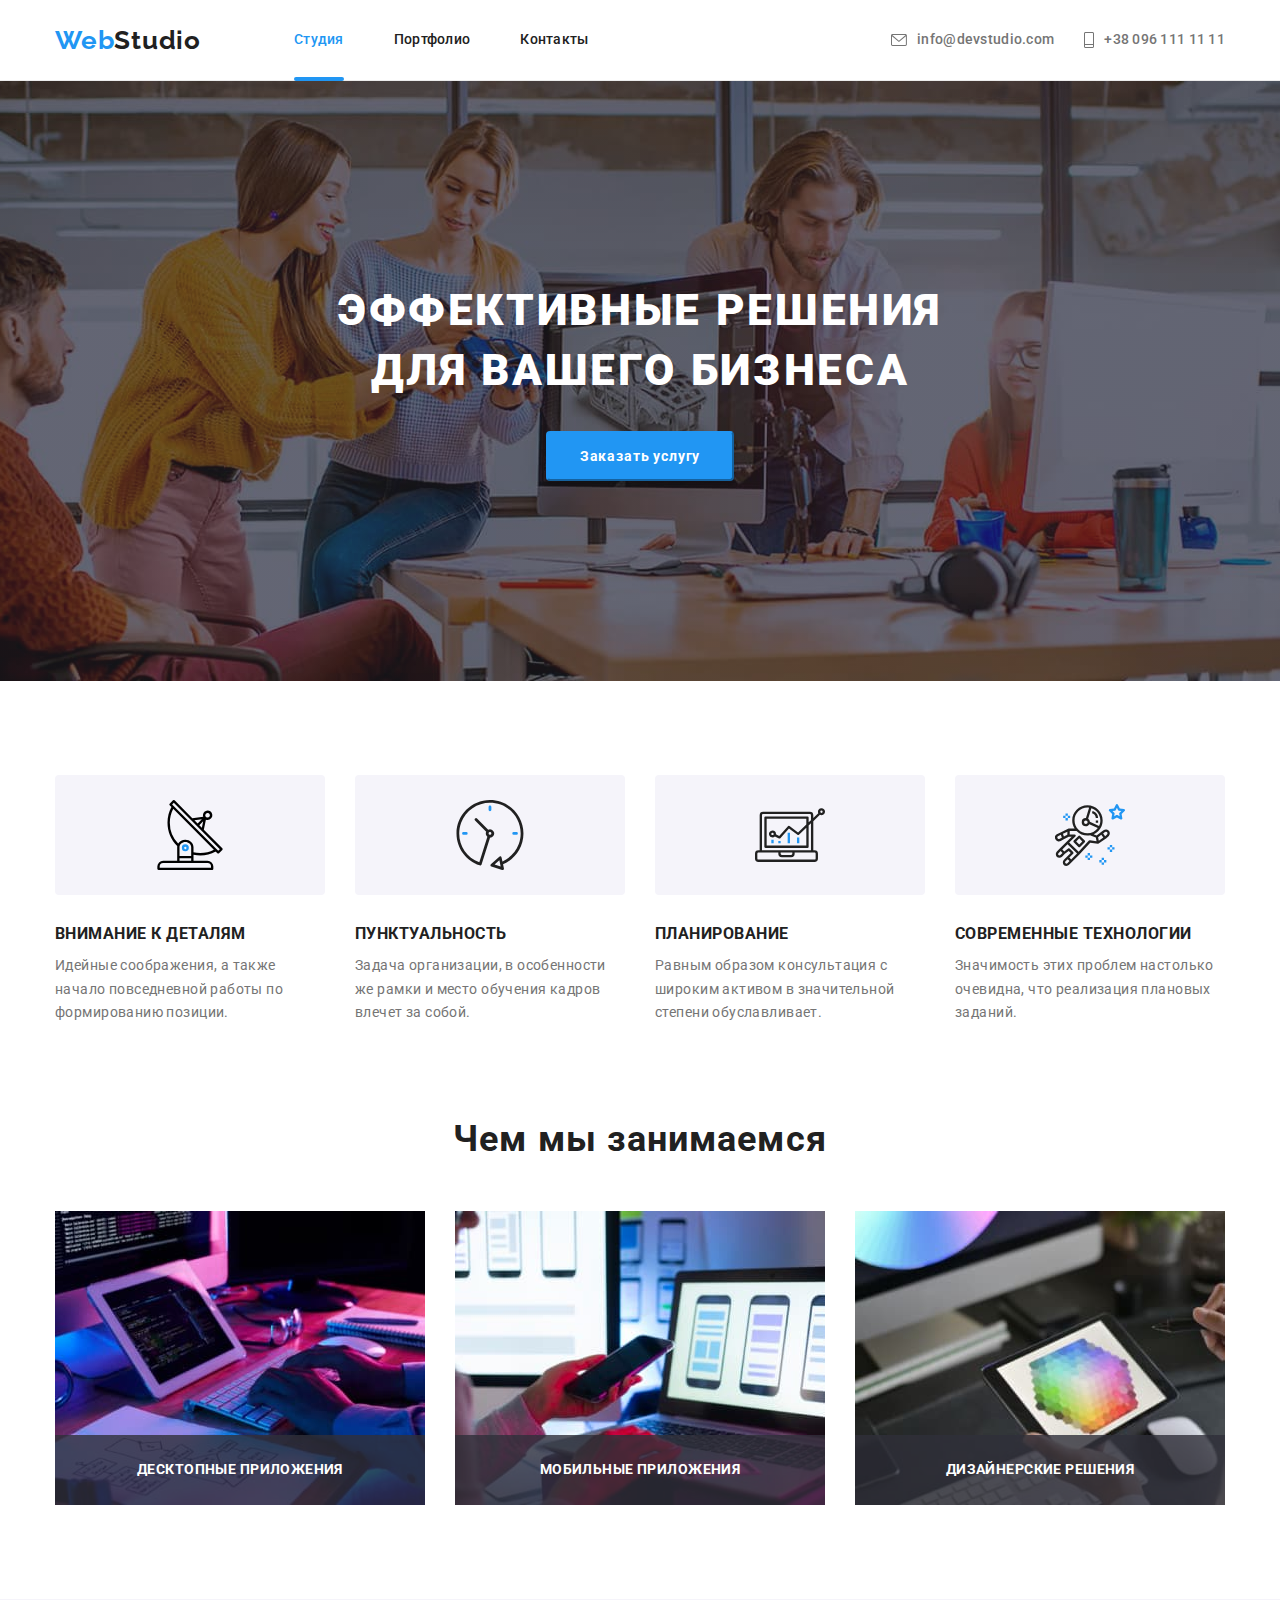
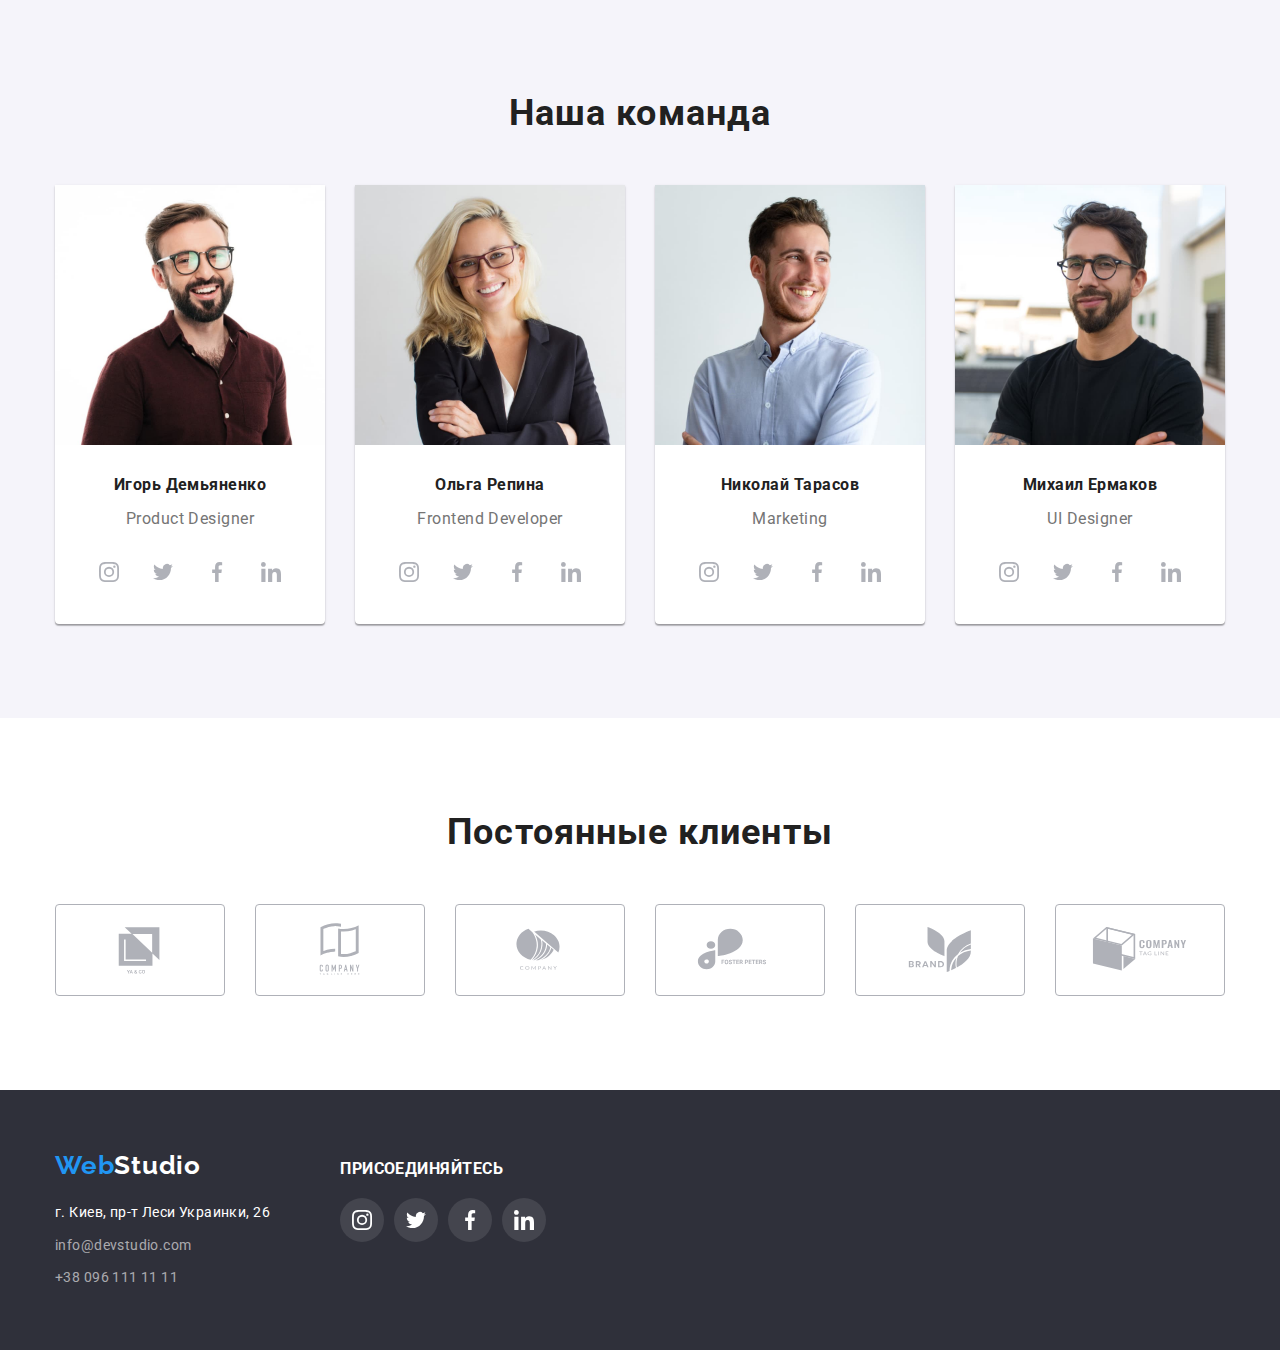
<file: index.html>
<!DOCTYPE html>
<html lang="ru">
  <head>
    <meta charset="UTF-8" />
    <meta http-equiv="X-UA-Compatible" content="IE=edge" />
    <meta name="viewport" content="width=device-width, initial-scale=1.0" />
    <title>Web Studio</title>
    <link rel="preconnect" href="https://fonts.googleapis.com" />
    <link rel="preconnect" href="https://fonts.gstatic.com" crossorigin />
    <link
      href="https://fonts.googleapis.com/css2?family=Raleway:wght@700&family=Roboto:wght@400;500;700;900&display=swap"
      rel="stylesheet"
    />
    <link
      rel="stylesheet"
      href="https://cdnjs.cloudflare.com/ajax/libs/modern-normalize/1.1.0/modern-normalize.css"
      integrity="sha512-Y0MM+V6ymRKN2zStTqzQ227DWhhp4Mzdo6gnlRnuaNCbc+YN/ZH0sBCLTM4M0oSy9c9VKiCvd4Jk44aCLrNS5Q=="
      crossorigin="anonymous"
      referrerpolicy="no-referrer"
    />
    <link rel="stylesheet" href="./css/styles.css" />
  </head>
  <body>
    <header class="header">
      <div class="container flex-container">
        <a href="/" class="logo second_half"
          ><span class="logo first_half">Web</span>Studio</a
        >
        <nav>
          <ul class="nav">
            <li class="nav-element">
              <a class="page_nav activev" href="./index.html">Студия</a>
            </li>
            <li class="nav-element">
              <a class="page_nav" href="./portfolio.html">Портфолио</a>
            </li>
            <li class="nav-element">
              <a class="page_nav" href="/">Контакты</a>
            </li>
          </ul>
        </nav>
        <ul class="adresses">
          <li class="adress-element">
            <a class="adress_link" href="mailto:info@devstudio.com">
              <svg class="adress-icon" width="16" height="12">
                <use href="./images/icons.svg#icon-envelope-icon"></use>
              </svg>
              info@devstudio.com</a
            >
            <!--змінити не можу, Prettier виправляє-->
          </li>
          <li class="adress-element">
            <a class="adress_link" href="tel:+380961111111"
              ><svg class="adress-icon" width="10" height="16">
                <use href="./images/icons.svg#icon-phone-icon"></use>
              </svg>
              +38 096 111 11 11</a
            >
          </li>
        </ul>
      </div>
    </header>
    <main>
      <section class="hero">
        <div class="container">
          <h1 class="page_header">
            Эффективные решения<br />для вашего бизнеса
          </h1>
          <button class="btn" type="button" data-modal-open>
            Заказать услугу
          </button>
        </div>
      </section>
      <section class="section">
        <div class="container">
          <h2 class="section_header visually-hidden">Наши преимущества</h2>
          <ul class="advantages">
            <li class="pros-item">
              <div class="pros-icons">
                <svg class="pros-icon">
                  <use href="./images/icons.svg#icon-antenna-icon"></use>
                </svg>
              </div>
              <h3 class="intro-paragraf">Внимание к деталям</h3>
              <p class="intro-text">
                Идейные соображения, а также начало повседневной работы по
                формированию позиции.
              </p>
            </li>
            <li class="pros-item">
              <div class="pros-icons">
                <svg class="pros-icon">
                  <use href="./images/icons.svg#icon-clock-icon"></use>
                </svg>
              </div>
              <h3 class="intro-paragraf">Пунктуальность</h3>
              <p class="intro-text">
                Задача организации, в особенности же рамки и место обучения
                кадров влечет за собой.
              </p>
            </li>
            <li class="pros-item">
              <div class="pros-icons">
                <svg class="pros-icon">
                  <use href="./images/icons.svg#icon-diagram-icon"></use>
                </svg>
              </div>
              <h3 class="intro-paragraf">Планирование</h3>
              <p class="intro-text">
                Равным образом консультация с широким активом в значительной
                степени обуславливает.
              </p>
            </li>
            <li class="pros-item">
              <div class="pros-icons">
                <svg class="pros-icon">
                  <use href="./images/icons.svg#icon-astronaut-icon"></use>
                </svg>
              </div>
              <h3 class="intro-paragraf">Современные технологии</h3>
              <p class="intro-text">
                Значимость этих проблем настолько очевидна, что реализация
                плановых заданий.
              </p>
            </li>
          </ul>
        </div>
      </section>
      <section class="section picures-section">
        <div class="container">
          <h2 class="section_header pictures-header">Чем мы занимаемся</h2>
          <ul class="pictures-list">
            <li class="picture-item">
              <img
                class="picture"
                src="images/tech_1.jpg"
                alt="кодинг"
                width="370"
              />
              <p class="picture-summary">Десктопные приложения</p>
            </li>
            <li class="picture-item">
              <img
                class="picture"
                src="images/tech_2.jpg"
                alt="розкладка контента"
                width="370"
              />
              <p class="picture-summary">Мобильные приложения</p>
            </li>
            <li class="picture-item">
              <img
                class="picture"
                src="images/tech_3.jpg"
                alt="выбор цвета"
                width="370"
              />
              <p class="picture-summary">Дизайнерские решения</p>
            </li>
          </ul>
        </div>
      </section>
      <section class="section light-bg-section">
        <div class="container">
          <h2 class="section_header light-bg-header">Наша команда</h2>
          <ul class="crew_list">
            <li class="crew_el">
              <img
                class="image"
                src="images/crew_1.jpg"
                alt="Дизайнер продукта"
                width="270"
              />
              <div class="crew-text">
                <h3 class="crew_head">Игорь Демьяненко</h3>
                <p class="text" lang="en">Product Designer</p>
                <ul class="follow-crew-links">
                  <li class="follow-crew-el">
                    <a class="follow-crew-link" href="/">
                      <svg class="instagram-icon">
                        <use
                          href="./images/icons.svg#icon-instagram-icon"
                        ></use>
                      </svg>
                    </a>
                  </li>
                  <li class="follow-crew-el">
                    <a class="follow-crew-link" href="/">
                      <svg class="twitter-icon">
                        <use href="./images/icons.svg#icon-twitter-icon"></use>
                      </svg>
                    </a>
                  </li>
                  <li class="follow-crew-el">
                    <a class="follow-crew-link" href="/">
                      <svg class="facebook-icon">
                        <use href="./images/icons.svg#icon-facebook-icon"></use>
                      </svg>
                    </a>
                  </li>
                  <li class="follow-crew-el">
                    <a class="follow-crew-link" href="/">
                      <svg class="linkedin-icon">
                        <use href="./images/icons.svg#icon-linkedin-icon"></use>
                      </svg>
                    </a>
                  </li>
                </ul>
              </div>
            </li>
            <li class="crew_el">
              <img
                class="image"
                src="images/crew_2.jpg"
                alt="Розработчик фронт-енд"
                width="270"
              />
              <div class="crew-text">
                <h3 class="crew_head">Ольга Репина</h3>
                <p class="text" lang="en">Frontend Developer</p>
                <ul class="follow-crew-links">
                  <li class="follow-crew-el">
                    <a class="follow-crew-link" href="/">
                      <svg class="instagram-icon">
                        <use
                          href="./images/icons.svg#icon-instagram-icon"
                        ></use>
                      </svg>
                    </a>
                  </li>
                  <li class="follow-crew-el">
                    <a class="follow-crew-link" href="/">
                      <svg class="twitter-icon">
                        <use href="./images/icons.svg#icon-twitter-icon"></use>
                      </svg>
                    </a>
                  </li>
                  <li class="follow-crew-el">
                    <a class="follow-crew-link" href="/">
                      <svg class="facebook-icon">
                        <use href="./images/icons.svg#icon-facebook-icon"></use>
                      </svg>
                    </a>
                  </li>
                  <li class="follow-crew-el">
                    <a class="follow-crew-link" href="/">
                      <svg class="linkedin-icon">
                        <use href="./images/icons.svg#icon-linkedin-icon"></use>
                      </svg>
                    </a>
                  </li>
                </ul>
              </div>
            </li>
            <li class="crew_el">
              <img
                class="image"
                src="images/crew_3.jpg"
                alt="Глава маркетинга"
                width="270"
              />
              <div class="crew-text">
                <h3 class="crew_head">Николай Тарасов</h3>
                <p class="text" lang="en">Marketing</p>
                <ul class="follow-crew-links">
                  <li class="follow-crew-el">
                    <a class="follow-crew-link" href="/">
                      <svg class="instagram-icon">
                        <use
                          href="./images/icons.svg#icon-instagram-icon"
                        ></use>
                      </svg>
                    </a>
                  </li>
                  <li class="follow-crew-el">
                    <a class="follow-crew-link" href="/">
                      <svg class="twitter-icon">
                        <use href="./images/icons.svg#icon-twitter-icon"></use>
                      </svg>
                    </a>
                  </li>
                  <li class="follow-crew-el">
                    <a class="follow-crew-link" href="/">
                      <svg class="facebook-icon">
                        <use href="./images/icons.svg#icon-facebook-icon"></use>
                      </svg>
                    </a>
                  </li>
                  <li class="follow-crew-el">
                    <a class="follow-crew-link" href="/">
                      <svg class="linkedin-icon">
                        <use href="./images/icons.svg#icon-linkedin-icon"></use>
                      </svg>
                    </a>
                  </li>
                </ul>
              </div>
            </li>
            <li class="crew_el">
              <img
                class="image"
                src="images/crew_4.jpg"
                alt="Дизайнер"
                width="270"
              />
              <div class="crew-text">
                <h3 class="crew_head">Михаил Ермаков</h3>
                <p class="text" lang="en">UI Designer</p>
                <ul class="follow-crew-links">
                  <li class="follow-crew-el">
                    <a class="follow-crew-link" href="/">
                      <svg class="instagram-icon">
                        <use
                          href="./images/icons.svg#icon-instagram-icon"
                        ></use>
                      </svg>
                    </a>
                  </li>
                  <li class="follow-crew-el">
                    <a class="follow-crew-link" href="/">
                      <svg class="twitter-icon">
                        <use href="./images/icons.svg#icon-twitter-icon"></use>
                      </svg>
                    </a>
                  </li>
                  <li class="follow-crew-el">
                    <a class="follow-crew-link" href="/">
                      <svg class="facebook-icon">
                        <use href="./images/icons.svg#icon-facebook-icon"></use>
                      </svg>
                    </a>
                  </li>
                  <li class="follow-crew-el">
                    <a class="follow-crew-link" href="/">
                      <svg class="linkedin-icon">
                        <use href="./images/icons.svg#icon-linkedin-icon"></use>
                      </svg>
                    </a>
                  </li>
                </ul>
              </div>
            </li>
          </ul>
        </div>
      </section>
      <section class="section">
        <div class="container">
          <h2 class="section_header clients-header">Постоянные клиенты</h2>
          <ul class="clients-list">
            <li class="clients-list-el">
              <a class="client-link" href="/">
                <svg class="logo-icon">
                  <use href="./images/icons.svg#icon-logo1-icon"></use>
                </svg>
              </a>
            </li>
            <li class="clients-list-el">
              <a class="client-link" href="/">
                <svg class="logo-icon">
                  <use href="./images/icons.svg#icon-logo2-icon"></use>
                </svg>
              </a>
            </li>
            <li class="clients-list-el">
              <a class="client-link" href="/">
                <svg class="logo-icon">
                  <use href="./images/icons.svg#icon-logo3-icon"></use>
                </svg>
              </a>
            </li>
            <li class="clients-list-el">
              <a class="client-link" href="/">
                <svg class="logo-icon">
                  <use href="./images/icons.svg#icon-logo4-icon"></use>
                </svg>
              </a>
            </li>
            <li class="clients-list-el">
              <a class="client-link" href="/">
                <svg class="logo-icon">
                  <use href="./images/icons.svg#icon-logo5-icon"></use>
                </svg>
              </a>
            </li>
            <li class="clients-list-el">
              <a class="client-link" href="/">
                <svg class="logo-icon">
                  <use href="./images/icons.svg#icon-logo6-icon"></use>
                </svg>
              </a>
            </li>
          </ul>
        </div>
      </section>
    </main>
    <footer class="footer">
      <div class="container footer-container">
        <div class="adresses-section">
          <a href="/" class="logo second_half_footer"
            ><span class="logo first_half">Web</span>Studio</a
          >
          <address>
            <ul class="footer-list">
              <li class="footer-el">
                <a
                  class="adress_link adress_location"
                  href="https://goo.gl/maps/9vUaXhKTsJwgG6u79"
                  target="_blank"
                  >г. Киев, пр-т Леси Украинки, 26</a
                >
              </li>
              <li class="footer-el">
                <a class="adress_link_footer" href="mailto:info@devstudio.com"
                  >info@devstudio.com</a
                >
              </li>
              <li class="footer-el">
                <a class="adress_link_footer" href="tel:+380961111111"
                  >+38 096 111 11 11</a
                >
              </li>
            </ul>
          </address>
        </div>
        <div class="follow-us">
          <h3 class="intro-paragraf follow-us-paragraf">присоединяйтесь</h3>
          <ul class="follow-us-links">
            <li class="follow-us-el">
              <a class="follow-us-link" href="/">
                <svg class="instagram-icon">
                  <use href="./images/icons.svg#icon-instagram-icon"></use>
                </svg>
              </a>
            </li>
            <li class="follow-us-el">
              <a class="follow-us-link" href="/">
                <svg class="twitter-icon">
                  <use href="./images/icons.svg#icon-twitter-icon"></use>
                </svg>
              </a>
            </li>
            <li class="follow-us-el">
              <a class="follow-us-link" href="/">
                <svg class="facebook-icon">
                  <use href="./images/icons.svg#icon-facebook-icon"></use>
                </svg>
              </a>
            </li>
            <li class="follow-us-el">
              <a class="follow-us-link" href="/">
                <svg class="linkedin-icon">
                  <use href="./images/icons.svg#icon-linkedin-icon"></use>
                </svg>
              </a>
            </li>
          </ul>
        </div>
      </div>
    </footer>

    <div class="backdrop is-hidden" data-modal>
      <div class="modal">
        <p class="text"></p>
        <button class="close-modal" type="button" data-modal-close>
          <svg class="criss-cross" width="18" height="18">
            <use href="./images/icons.svg#icon-criss-cross-icon"></use>
          </svg>
        </button>
      </div>
    </div>

    <script src="./js/modal.js"></script>
  </body>
</html>
</file>
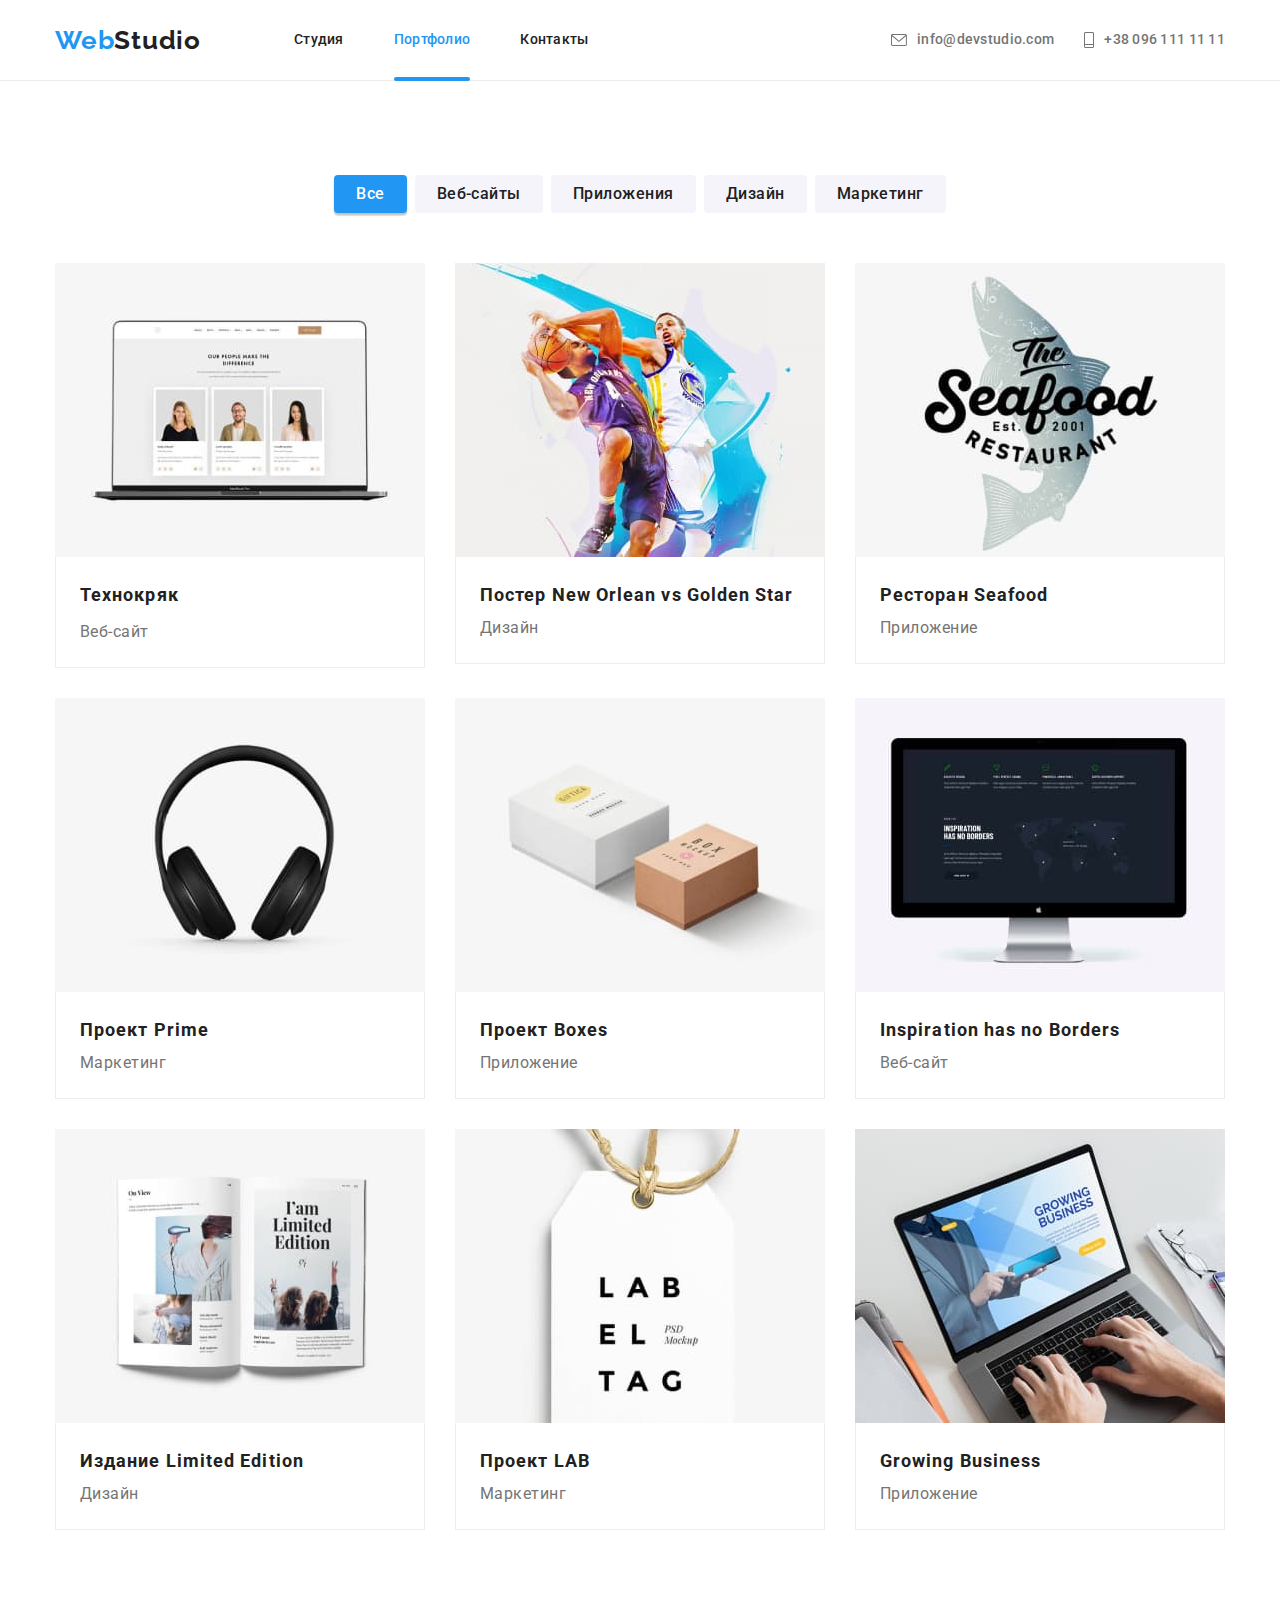
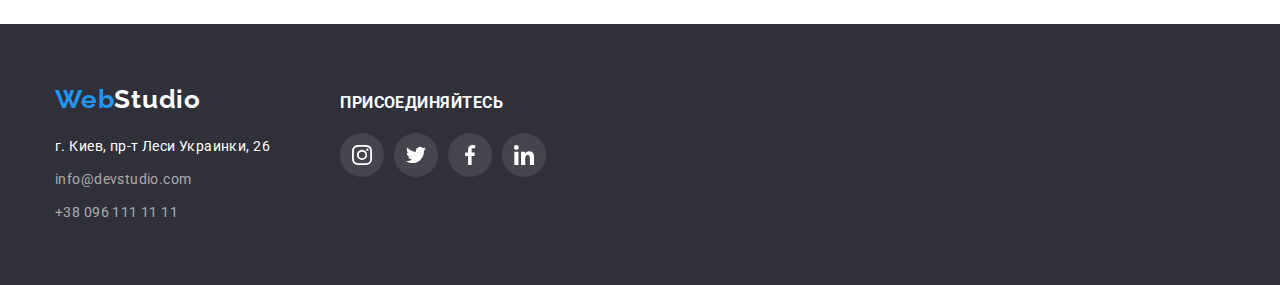
<file: portfolio.html>
<!DOCTYPE html>
<html lang="ru">
  <head>
    <meta charset="UTF-8" />
    <meta http-equiv="X-UA-Compatible" content="IE=edge" />
    <meta name="viewport" content="width=device-width, initial-scale=1.0" />
    <title>Web Studio</title>
    <link rel="preconnect" href="https://fonts.googleapis.com" />
    <link rel="preconnect" href="https://fonts.gstatic.com" crossorigin />
    <link
      href="https://fonts.googleapis.com/css2?family=Raleway:wght@700&family=Roboto:wght@400;500;700;900&display=swap"
      rel="stylesheet"
    />
    <link
      rel="stylesheet"
      href="https://cdnjs.cloudflare.com/ajax/libs/modern-normalize/1.1.0/modern-normalize.css"
      integrity="sha512-Y0MM+V6ymRKN2zStTqzQ227DWhhp4Mzdo6gnlRnuaNCbc+YN/ZH0sBCLTM4M0oSy9c9VKiCvd4Jk44aCLrNS5Q=="
      crossorigin="anonymous"
      referrerpolicy="no-referrer"
    />
    <link rel="stylesheet" href="./css/styles.css" />
  </head>
  <body>
    <header class="header">
      <div class="container flex-container">
        <a href="/" class="logo second_half"
          ><span class="logo first_half">Web</span>Studio</a
        >
        <nav>
          <ul class="nav">
            <li class="nav-element">
              <a class="page_nav" href="./index.html">Студия</a>
            </li>
            <li class="nav-element">
              <a class="page_nav activev" href="./portfolio.html">Портфолио</a>
            </li>
            <li class="nav-element">
              <a class="page_nav" href="/">Контакты</a>
            </li>
          </ul>
        </nav>
        <ul class="adresses">
          <li class="adress-element">
            <a class="adress_link" href="mailto:info@devstudio.com">
              <svg class="adress-icon" width="16" height="12">
                <use href="./images/icons.svg#icon-envelope-icon"></use>
              </svg>
              info@devstudio.com</a
            >
            <!--змінити не можу, Prettier виправляє-->
          </li>
          <li class="adress-element">
            <a class="adress_link" href="tel:+380961111111"
              ><svg class="adress-icon" width="10" height="16">
                <use href="./images/icons.svg#icon-phone-icon"></use>
              </svg>
              +38 096 111 11 11</a
            >
          </li>
        </ul>
      </div>
    </header>
    <main>
      <section class="section">
        <div class="container">
          <h1 class="section_header visually-hidden">Портфолио</h1>
          <ul class="portf-filter">
            <li class="filter-el">
              <button class="filter_btn defoult-btn" type="button">Все</button>
            </li>
            <li class="filter-el">
              <button class="filter_btn" type="button">Веб-сайты</button>
            </li>
            <li class="filter-el">
              <button class="filter_btn" type="button">Приложения</button>
            </li>
            <li class="filter-el">
              <button class="filter_btn" type="button">Дизайн</button>
            </li>
            <li class="filter-el">
              <button class="filter_btn" type="button">Маркетинг</button>
            </li>
          </ul>
          <ul class="examples">
            <li class="example-el">
              <a href="/" target="_blank" class="blank_link">
                <div class="example-description">
                  <img
                    class="image"
                    src="images/proj-1.jpg"
                    alt="Открыть веб-сайт на ноутбуке"
                    width="370"
                  />
                  <p class="example-description-text">
                    Ресурс предлагает комплексные предложения с разным уровнем
                    функционала и сервисов. Все это позволит посетителю получить
                    исчерпывающие сведения о компании или частном лице.
                  </p>
                </div>
                <div class="example-text">
                  <h2 class="paragraf_head example-head">Технокряк</h2>
                  <p class="text">Веб-сайт</p>
                </div></a
              >
            </li>
            <li class="example-el">
              <a href="/" target="_blank" class="blank_link">
                <div class="example-description">
                  <img
                    class="image"
                    src="images/proj-2.jpg"
                    alt="Баскетболисты борются за мяч"
                    width="370"
                  />
                  <p class="example-description-text">
                    Ресурс предлагает комплексные предложения с разным уровнем
                    функционала и сервисов. Все это позволит посетителю получить
                    исчерпывающие сведения о компании или частном лице.
                  </p>
                </div>
                <div class="example-text">
                  <h2 class="paragraf_head">
                    Постер <span lang="en">New Orlean vs Golden Star</span>
                  </h2>
                  <p class="text">Дизайн</p>
                </div></a
              >
            </li>
            <li class="example-el">
              <a href="/" target="_blank" class="blank_link">
                <div class="example-description">
                  <img
                    class="image"
                    src="images/proj-3.jpg"
                    alt="Стильный логотип"
                    width="370"
                  />
                  <p class="example-description-text">
                    Ресурс предлагает комплексные предложения с разным уровнем
                    функционала и сервисов. Все это позволит посетителю получить
                    исчерпывающие сведения о компании или частном лице.
                  </p>
                </div>
                <div class="example-text">
                  <h2 class="paragraf_head">
                    Ресторан <span lang="en">Seafood</span>
                  </h2>
                  <p class="text">Приложение</p>
                </div></a
              >
            </li>
            <li class="example-el">
              <a href="/" target="_blank" class="blank_link">
                <div class="example-description">
                  <img
                    class="image"
                    src="images/proj-4.jpg"
                    alt="Наушники"
                    width="370"
                  />
                  <p class="example-description-text">
                    Ресурс предлагает комплексные предложения с разным уровнем
                    функционала и сервисов. Все это позволит посетителю получить
                    исчерпывающие сведения о компании или частном лице.
                  </p>
                </div>
                <div class="example-text">
                  <h2 class="paragraf_head">
                    Проект <span lang="en">Prime</span>
                  </h2>
                  <p class="text">Маркетинг</p>
                </div></a
              >
            </li>
            <li class="example-el">
              <a href="/" target="_blank" class="blank_link">
                <div class="example-description">
                  <img
                    class="image"
                    src="images/proj-5.jpg"
                    alt="Аккуратные коробки"
                    width="370"
                  />
                  <p class="example-description-text">
                    Ресурс предлагает комплексные предложения с разным уровнем
                    функционала и сервисов. Все это позволит посетителю получить
                    исчерпывающие сведения о компании или частном лице.
                  </p>
                </div>
                <div class="example-text">
                  <h2 class="paragraf_head">
                    Проект <span lang="en">Boxes</span>
                  </h2>
                  <p class="text">Приложение</p>
                </div></a
              >
            </li>
            <li class="example-el">
              <a href="/" target="_blank" class="blank_link">
                <div class="example-description">
                  <img
                    class="image"
                    src="images/proj-6.jpg"
                    alt="Открытый сайт на экране компьютера"
                    width="370"
                  />
                  <p class="example-description-text">
                    Ресурс предлагает комплексные предложения с разным уровнем
                    функционала и сервисов. Все это позволит посетителю получить
                    исчерпывающие сведения о компании или частном лице.
                  </p>
                </div>
                <div class="example-text">
                  <h2 class="paragraf_head" lang="en">
                    Inspiration has no Borders
                  </h2>
                  <p class="text">Веб-сайт</p>
                </div></a
              >
            </li>
            <li class="example-el">
              <a href="/" target="_blank" class="blank_link">
                <div class="example-description">
                  <img
                    class="image"
                    src="images/proj-7.jpg"
                    alt="Открытый журнал"
                    width="370"
                  />
                  <p class="example-description-text">
                    Ресурс предлагает комплексные предложения с разным уровнем
                    функционала и сервисов. Все это позволит посетителю получить
                    исчерпывающие сведения о компании или частном лице.
                  </p>
                </div>
                <div class="example-text">
                  <h2 class="paragraf_head">
                    Издание <span lang="en">Limited Edition</span>
                  </h2>
                  <p class="text">Дизайн</p>
                </div></a
              >
            </li>
            <li class="example-el">
              <a href="/" target="_blank" class="blank_link">
                <div class="example-description">
                  <img
                    class="image"
                    src="images/proj-8.jpg"
                    alt="Стильный логотип"
                    width="370"
                  />
                  <p class="example-description-text">
                    Ресурс предлагает комплексные предложения с разным уровнем
                    функционала и сервисов. Все это позволит посетителю получить
                    исчерпывающие сведения о компании или частном лице.
                  </p>
                </div>
                <div class="example-text">
                  <h2 class="paragraf_head">
                    Проект <span lang="en">LAB</span>
                  </h2>
                  <p class="text">Маркетинг</p>
                </div></a
              >
            </li>
            <li class="example-el">
              <a href="/" target="_blank" class="blank_link">
                <div class="example-description">
                  <img
                    class="image"
                    src="images/proj-9.jpg"
                    alt="Работа за ноутом"
                    width="370"
                  />
                  <p class="example-description-text">
                    Ресурс предлагает комплексные предложения с разным уровнем
                    функционала и сервисов. Все это позволит посетителю получить
                    исчерпывающие сведения о компании или частном лице.
                  </p>
                </div>
                <div class="example-text">
                  <h2 class="paragraf_head" lang="en">Growing Business</h2>
                  <p class="text">Приложение</p>
                </div></a
              >
            </li>
          </ul>
        </div>
      </section>
    </main>
    <footer class="footer">
      <div class="container footer-container">
        <div class="adresses-section">
          <a href="/" class="logo second_half_footer"
            ><span class="logo first_half">Web</span>Studio</a
          >
          <address>
            <ul class="footer-list">
              <li class="footer-el">
                <a
                  class="adress_link adress_location"
                  href="https://goo.gl/maps/9vUaXhKTsJwgG6u79"
                  target="_blank"
                  >г. Киев, пр-т Леси Украинки, 26</a
                >
              </li>
              <li class="footer-el">
                <a class="adress_link_footer" href="mailto:info@devstudio.com"
                  >info@devstudio.com</a
                >
              </li>
              <li class="footer-el">
                <a class="adress_link_footer" href="tel:+380961111111"
                  >+38 096 111 11 11</a
                >
              </li>
            </ul>
          </address>
        </div>
        <div class="follow-us">
          <h3 class="intro-paragraf follow-us-paragraf">присоединяйтесь</h3>
          <ul class="follow-us-links">
            <li class="follow-us-el">
              <a class="follow-us-link" href="/">
                <svg class="instagram-icon">
                  <use href="./images/icons.svg#icon-instagram-icon"></use>
                </svg>
              </a>
            </li>
            <li class="follow-us-el">
              <a class="follow-us-link" href="/">
                <svg class="twitter-icon">
                  <use href="./images/icons.svg#icon-twitter-icon"></use>
                </svg>
              </a>
            </li>
            <li class="follow-us-el">
              <a class="follow-us-link" href="/">
                <svg class="facebook-icon">
                  <use href="./images/icons.svg#icon-facebook-icon"></use>
                </svg>
              </a>
            </li>
            <li class="follow-us-el">
              <a class="follow-us-link" href="/">
                <svg class="linkedin-icon">
                  <use href="./images/icons.svg#icon-linkedin-icon"></use>
                </svg>
              </a>
            </li>
          </ul>
        </div>
      </div>
    </footer>
  </body>
</html>
</file>
<file: css/styles.css>
:root {
  --headers-color: #212121;
  --accent-color: #2196f3;
  --main-text-color: #757575;
  --bg-color: #ffffff;
  --dark-bg-color: #2f303a;
  --light-bg-color: #f5f4fa;
  --animation-patern: cubic-bezier(0.4, 0, 0.2, 1);
}

p,
h1,
h2,
h3,
h4,
h5 {
  margin: 0;
}

body {
  margin: 0;
  font-family: "Roboto", sans-serif;
  background-color: var(--bg-color);
  font-size: 14px;
  color: var(--main-text-color);
}

ul {
  margin: 0;
  padding: 0;
  list-style-type: none;
}

.flex-container {
  display: flex;
  align-items: center;
}

.container {
  width: 1200px;
  padding-left: 15px;
  padding-right: 15px;
  margin: 0 auto;
  /*outline: 2px solid tomato;*/
}
.nav {
  display: flex;
}

.nav .nav-element + .nav-element {
  margin-left: 50px;
}

.nav-element {
  position: relative;
}

.activev::after {
  position: absolute;
  bottom: -1px;
  left: 0;
  content: "";
  background-color: var(--accent-color);
  width: 100%;
  height: 4px;
  border-radius: 2px;
}

.adress-element + .adress-element {
  margin-left: 30px;
}

.logo {
  font-family: "Raleway", sans-serif;
  font-weight: 700;
  font-size: 26px;
  text-decoration: none;
  line-height: 1.19;
  letter-spacing: 0.03em;
}

.second_half {
  margin-right: 93px;
  color: var(--headers-color);
}

.second_half_footer {
  display: block;
  margin-bottom: 20px;
  color: var(--bg-color);
}

.page_nav,
.portf {
  font-weight: 500;
  line-height: 1.14;
  letter-spacing: 0.02em;
  color: var(--headers-color);
  text-decoration: none;
}

.page_nav,
.adress_link {
  display: block;
  padding-top: 32px;
  padding-bottom: 32px;
  transition: color 250ms var(--animation-patern);
}

.first_half,
.activev {
  color: var(--accent-color);
}

.adresses {
  display: flex;
  justify-content: center;
  margin-left: auto;
}

.adress_link {
  display: flex;
  align-items: center;
  font-weight: 500;
  line-height: 1.14;
  letter-spacing: 0.02em;
  font-style: normal;
  color: var(--main-text-color);
  text-decoration: none;
  text-align: center;
}

.adress-icon {
  margin-right: 10px;
  fill: currentColor;
  float: left;
}

.page_nav:hover,
.adress_link:hover,
.page_nav:focus,
.adress_link:focus,
.adress_link_footer:focus,
.adress_link_footer:hover {
  color: var(--accent-color);
}

.header {
  border-bottom: 1px solid #ececec;
}

.hero {
  max-width: 1600px;
  max-height: 600px;
  padding-top: 200px;
  padding-bottom: 200px;
  margin-left: auto;
  margin-right: auto;
  background-color: var(--dark-bg-color);
  text-align: center;
  font-family: var(--text-font-family);
  background-image: linear-gradient(
      rgba(47, 48, 58, 0.4),
      rgba(47, 48, 58, 0.4)
    ),
    url(../images/hero-background.jpg);
  background-position: center;
  background-repeat: no-repeat;
  background-size: cover;
}

.page_header {
  font-weight: 900;
  font-size: 44px;
  color: var(--bg-color);
  line-height: 1.36;
  letter-spacing: 0.06em;
  text-transform: uppercase;
  margin: 0;
  margin-bottom: 30px;
}

.btn {
  padding-top: 10px;
  padding-bottom: 10px;
  padding-left: 32px;
  padding-right: 32px;
  font-family: "Roboto", sans-serif;
  font-weight: 700;
  background-color: var(--accent-color);
  color: var(--bg-color);
  cursor: pointer;
  line-height: 1.875;
  letter-spacing: 0.06em;
  border-color: var(--accent-color);
  box-shadow: 0px 4px 4px rgba(0, 0, 0, 0.15);
  border-radius: 4px;
}

.pictures-list,
.crew_list,
.advantages,
.examples,
.portf-filter,
.follow-crew-links,
.client-link,
.clients-list {
  display: flex;
  justify-content: center;
}

.section {
  padding-top: 94px;
  padding-bottom: 94px;
}

.picture,
.image {
  display: block;
  max-width: 100%;
  height: auto;
}

.pros-item {
  max-width: 270px;
}

.pros-icons {
  display: flex;
  justify-content: center;
  align-items: center;
  height: 120px;
  background-color: var(--light-bg-color);
  border-radius: 4px;
  margin-bottom: 30px;
}
.pros-icon {
  width: 70px;
  height: 70px;
  align-items: center;
}
.pros-item + .pros-item,
.picture-item + .picture-item,
.crew_el:not(:first-child),
.clients-list-el + .clients-list-el {
  margin-left: 30px;
}

.section_header {
  font-weight: 700;
  font-size: 36px;
  text-align: center;
  color: var(--headers-color);
  line-height: 1.16;
  letter-spacing: 0.03em;
}

.paragraf_head {
  font-weight: 700;
  font-size: 18px;
  line-height: 2;
  letter-spacing: 0.06em;
  color: var(--headers-color);
}

.blank_link {
  text-decoration: none;
}

.intro-paragraf,
.picture-summary {
  margin-bottom: 10px;
  font-weight: 700;
  line-height: 1.14;
  letter-spacing: 0.03em;
  color: var(--headers-color);
  text-transform: uppercase;
}

.intro-text {
  line-height: 1.71;
  letter-spacing: 0.03em;
}

.text {
  font-size: 16px;
  line-height: 1.875;
  letter-spacing: 0.03em;
  color: var(--main-text-color);
}

.picture-summary {
  position: absolute;
  left: 0;
  bottom: 0;
  width: 100%;
  height: 70px;
  display: flex;
  justify-content: center;
  align-items: center;
  margin: 0;
  color: var(--bg-color);
  background-color: rgba(47, 48, 58, 0.8);
}

.picures-section {
  padding-top: 0;
}

.picture-item {
  position: relative;
}

.pictures-header,
.light-bg-header,
.clients-header {
  margin-bottom: 50px;
}
.crew_head {
  margin-bottom: 10px;
  font-weight: 700;
  font-size: 16px;
  line-height: 1.1875;
  letter-spacing: 0.03em;
  color: var(--headers-color);
}

.light-bg-section {
  background-color: var(--light-bg-color);
}

.follow-crew-links {
  margin-top: 16px;
}

.follow-crew-el {
  width: 44px;
  height: 44px;
}

.follow-crew-link {
  display: flex;
  align-items: center;
  justify-content: center;
  width: 100%;
  height: 100%;
  border-radius: 50%;
  background-color: var(--bg-color);
  color: #afb1b8;
  transition: color 250ms var(--animation-patern),
    background-color 250ms var(--animation-patern);
}

.follow-crew-link:hover,
.follow-crew-link:focus {
  background-color: var(--accent-color);
  color: var(--bg-color);
}

.crew_el {
  text-align: center;
  background-color: var(--bg-color);
  box-shadow: 0px 1px 3px rgba(0, 0, 0, 0.12), 0px 1px 1px rgba(0, 0, 0, 0.14),
    0px 2px 1px rgba(0, 0, 0, 0.2);
  border-radius: 0px 0px 4px 4px;
}

.crew-text {
  padding-top: 30px;
  padding-bottom: 30px;
}

.client-link {
  align-items: center;
  width: 100%;
  height: 100%;
  border: 1px solid #afb1b8;
  border-radius: 4px;
  color: #afb1b8;
  transition: color 250ms var(--animation-patern),
    border-color 250ms var(--animation-patern);
}

.client-link:hover,
.client-link:focus {
  border-color: var(--accent-color);
  color: var(--accent-color);
}

.clients-list-el {
  width: 170px;
  height: 92px;
}

.logo-icon {
  width: 106px;
  height: 60px;
  fill: currentColor;
}

.portf-filter {
  margin-bottom: 50px;
}

.filter_btn {
  padding: 6px 22px 6px 22px;
  font-family: "Roboto", sans-serif;
  font-weight: 500;
  font-size: 16px;
  line-height: 1.625;
  letter-spacing: 0.03em;
  color: var(--headers-color);
  background-color: #f5f4fa;
  cursor: pointer;
  border: none;
  border-radius: 4px;
  transition: color 250ms var(--animation-patern),
    background-color 250ms var(--animation-patern),
    box-shadow 250ms var(--animation-patern);
}

.filter-el:nth-child(n + 2) {
  margin-left: 8px;
}

.defoult-btn,
.filter_btn:hover,
.filter_btn:focus {
  color: var(--bg-color);
  background-color: var(--accent-color);
  box-shadow: 0px 3px 1px rgba(0, 0, 0, 0.1), 0px 1px 2px rgba(0, 0, 0, 0.08),
    0px 2px 2px rgba(0, 0, 0, 0.12);
}

.examples {
  flex-wrap: wrap;
}

.example-el {
  box-sizing: border-box;
  margin-bottom: 30px;
  margin-left: 30px;
}

.example-el:nth-child(3n + 1) {
  margin-left: 0;
}

.example-el:nth-last-child(-n + 3) {
  margin-bottom: 0;
}

.example-description {
  position: relative;
  overflow: hidden;
}

.example-description-text {
  position: absolute;
  top: 0;
  left: 0;
  width: 100%;
  height: 100%;
  padding: 63px 24px;

  font-size: 18px;
  line-height: 1.56;
  letter-spacing: 0.03em;
  color: var(--bg-color);
  background-color: rgba(33, 150, 243, 0.9);
  transform: translateY(100%);
  transition: transform 250ms var(--animation-patern);
}

.blank_link:hover .example-description-text,
.blank_link:focus .example-description-text {
  transform: translateY(0);
}

.blank_link {
  display: block;
  transition: box-shadow 250ms var(--animation-patern);
}

.blank_link:hover,
.blank_link:focus {
  box-shadow: 0px 1px 1px rgba(0, 0, 0, 0.12), 0px 4px 4px rgba(0, 0, 0, 0.06),
    1px 4px 6px rgba(0, 0, 0, 0.16);
}
.example-text {
  padding: 20px 24px;
  border-bottom: 1px solid #eeeeee;
  border-left: 1px solid #eeeeee;
  border-right: 1px solid #eeeeee;
}

.example-head {
  margin-bottom: 4px;
}

.footer {
  padding-top: 60px;
  padding-bottom: 60px;
  background-color: var(--dark-bg-color);
}

.footer-container {
  display: flex;
  align-items: baseline;
}

.adresses-section {
  margin-right: 70px;
}

.footer-el + .footer-el {
  margin-top: 9px;
}

.adress_location {
  display: inline-block;
  padding: 0;
  color: var(--bg-color);
  font-weight: 400;
  line-height: 1.71;
  letter-spacing: 0.03em;
}
.adress_link_footer {
  font-weight: 400;
  font-style: normal;
  line-height: 1.71;
  letter-spacing: 0.03em;
  text-decoration: none;
  color: rgba(255, 255, 255, 0.6);
  transition: color 250ms var(--animation-patern);
}

.follow-us-paragraf {
  color: #ffffff;
  margin-bottom: 20px;
}

.follow-us-links,
.follow-crew-links {
  display: flex;
}

.follow-us-el:not(:last-child),
.follow-crew-el:not(:last-child) {
  margin-right: 10px;
}

.instagram-icon,
.twitter-icon,
.facebook-icon,
.linkedin-icon {
  width: 20px;
  height: 20px;
  fill: currentColor;
}

.follow-us-el {
  width: 44px;
  height: 44px;
}

.follow-us-link {
  display: flex;
  align-items: center;
  justify-content: center;
  width: 100%;
  height: 100%;
  border-radius: 50%;
  color: var(--bg-color);
  background-color: rgba(255, 255, 255, 0.1);
  transition: background-color 250ms var(--animation-patern);
}
.follow-us-link:hover,
.follow-us-link:focus {
  background-color: var(--accent-color);
}
.visually-hidden {
  border: 0;
  clip: rect(0 0 0 0);
  height: auto;
  margin: 0;
  overflow: hidden;
  padding: 0;
  position: absolute;
  width: 1px;
  white-space: nowrap;
}

.backdrop {
  position: fixed;
  top: 0;
  left: 0;
  width: 100%;
  height: 100%;
  background-color: rgba(0, 0, 0, 0.2);
  opacity: 1;
  transition: opacity 250ms var(--animation-patern);
}

.modal {
  position: absolute;
  top: 50%;
  left: 50%;
  transform: translate(-50%, -50%) scale(1);
  height: 581px;
  width: 528px;
  background-color: var(--bg-color);
  box-shadow: 0px 1px 3px rgba(0, 0, 0, 0.12), 0px 1px 1px rgba(0, 0, 0, 0.14),
    0px 2px 1px rgba(0, 0, 0, 0.2);
  border-radius: 4px;
  transition: transform 250ms var(--animation-patern);
}

.backdrop.is-hidden {
  opacity: 0;
  pointer-events: none;
}

.backdrop.is-hidden .modal {
  transform: translate(-50%, -50%) scale(1.1);
}

.close-modal {
  display: flex;
  justify-content: center;
  align-items: center;
  position: absolute;
  top: 8px;
  right: 8px;
  width: 30px;
  height: 30px;
  padding: 0;
  background: var(--bg-color);
  border: 1px solid rgba(0, 0, 0, 0.1);
  color: #000000;
  border-radius: 50%;
  cursor: pointer;
}

.criss-cross {
  fill: currentColor;
}
</file>
